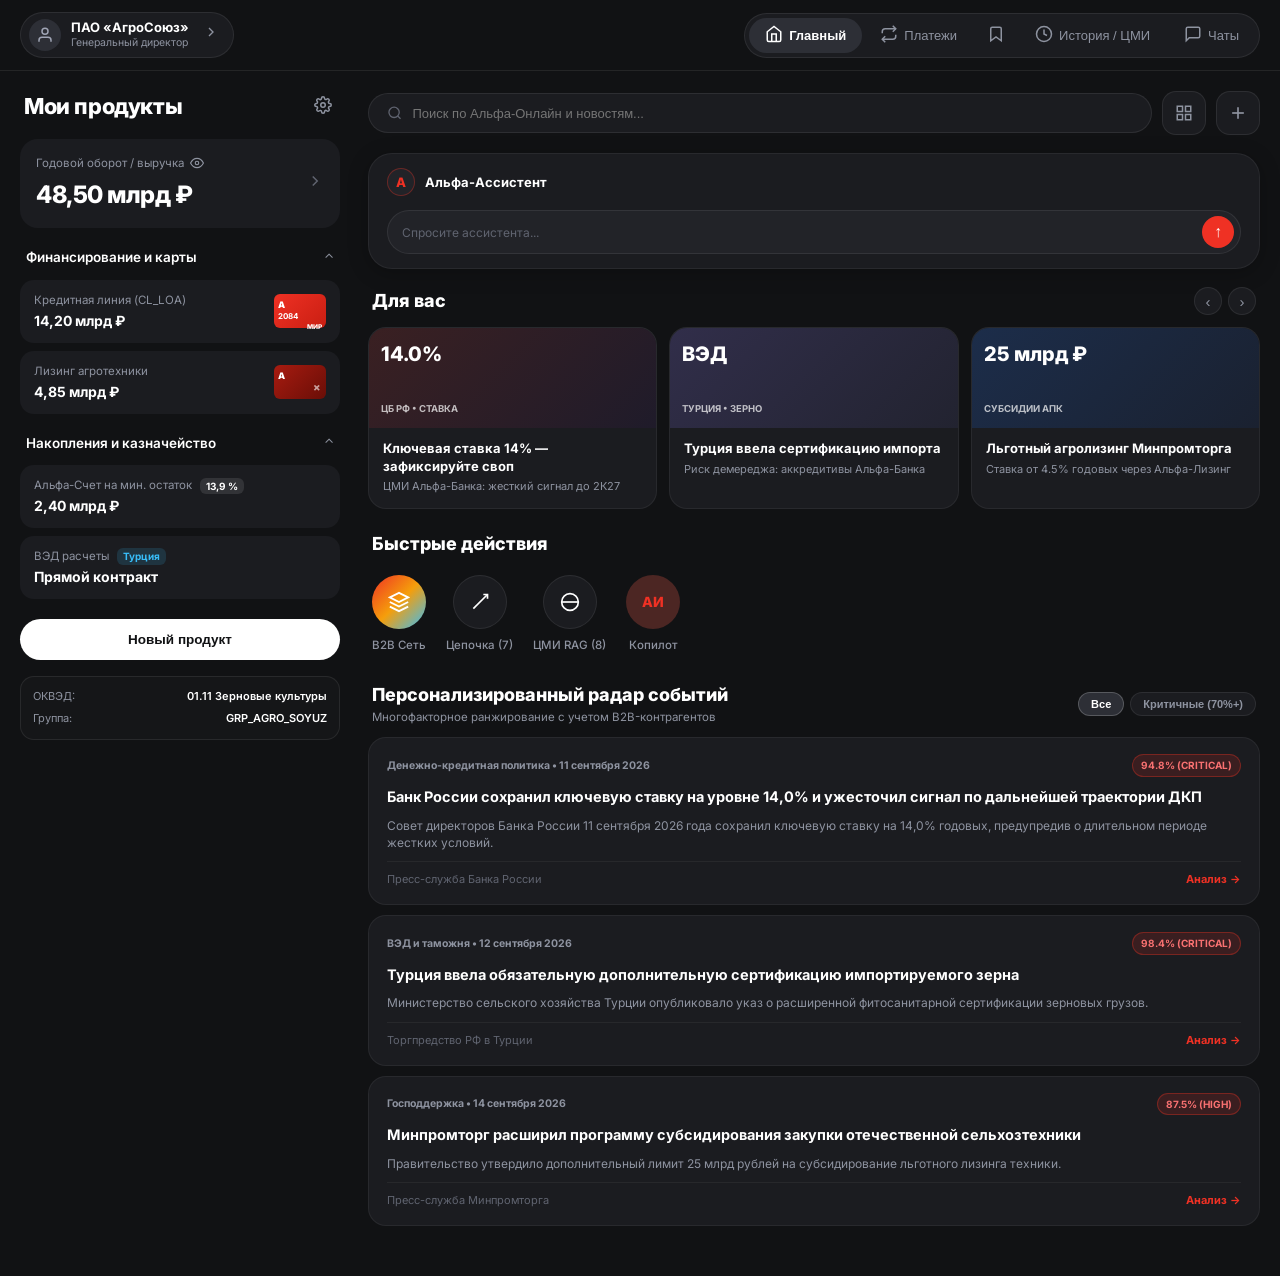
<file: index.html>
<!DOCTYPE html>
<html lang="ru">
<head>
  <meta charset="UTF-8">
  <meta name="viewport" content="width=device-width, initial-scale=1.0, maximum-scale=1.0, user-scalable=no">
  <title>Альфа-Онлайн | Корпоративный радар событий</title>
  <link rel="preconnect" href="https://fonts.googleapis.com">
  <link rel="preconnect" href="https://fonts.gstatic.com" crossorigin>
  <link href="https://fonts.googleapis.com/css2?family=Inter:wght@400;500;600;700;800&display=swap" rel="stylesheet">
  <style>
    :root {
      --alfa-bg: #111214;
      --alfa-surface: #1B1C20;
      --alfa-card: #222328;
      --alfa-card-hover: #2B2C33;
      --alfa-card-light: #2E3038;
      --alfa-red: #EF3124;
      --alfa-red-dark: #C91E12;
      --alfa-red-light: rgba(239, 49, 36, 0.15);
      --alfa-red-border: rgba(239, 49, 36, 0.35);
      --text-white: #FFFFFF;
      --text-gray: #8E93A0;
      --text-dim: #606470;
      --border-subtle: rgba(255, 255, 255, 0.08);
      --border-card: rgba(255, 255, 255, 0.06);
      --radius-pill: 9999px;
      --radius-xl: 24px;
      --radius-lg: 18px;
      --radius-md: 14px;
      --radius-sm: 10px;
      font-family: 'Inter', -apple-system, BlinkMacSystemFont, sans-serif;
    }
    * { box-sizing: border-box; margin: 0; padding: 0; -webkit-font-smoothing: antialiased; }
    body.alfa-app {
      background-color: var(--alfa-bg);
      color: var(--text-white);
      min-height: 100vh;
      line-height: 1.45;
      overflow-x: hidden;
      padding-bottom: 50px;
    }
    .app-top-bar {
      position: sticky; top: 0; z-index: 100;
      background-color: var(--alfa-bg);
      padding: 12px 20px;
      border-bottom: 1px solid var(--border-subtle);
    }
    .top-bar-inner {
      max-width: 1440px; margin: 0 auto;
      display: flex; justify-content: space-between; align-items: center; gap: 14px; flex-wrap: wrap;
    }
    .user-profile-pill {
      display: flex; align-items: center; gap: 10px;
      background-color: var(--alfa-surface);
      border: 1px solid var(--border-subtle);
      border-radius: var(--radius-pill);
      padding: 6px 14px 6px 8px; cursor: pointer; transition: all 0.2s ease;
    }
    .user-profile-pill:hover { background-color: var(--alfa-card); }
    .profile-avatar {
      width: 32px; height: 32px; border-radius: 50%;
      background: #2D2F36; color: #A0A5B5;
      display: flex; align-items: center; justify-content: center;
    }
    .profile-meta { display: flex; flex-direction: column; }
    .company-badge-name { font-size: 13px; font-weight: 700; color: var(--text-white); line-height: 1.2; }
    .company-sub-role { font-size: 10.5px; color: var(--text-gray); }
    .profile-switch-btn { color: var(--text-gray); margin-left: 4px; }
    .app-nav-dock {
      display: flex; align-items: center;
      background-color: var(--alfa-surface);
      border: 1px solid var(--border-subtle);
      border-radius: var(--radius-pill);
      padding: 4px; gap: 2px;
    }
    .dock-tab {
      background: transparent; border: none; border-radius: var(--radius-pill);
      padding: 7px 16px; color: var(--text-gray); font-size: 13px; font-weight: 500;
      display: flex; align-items: center; gap: 6px; cursor: pointer; transition: all 0.2s ease;
      white-space: nowrap;
    }
    .dock-tab:hover { color: var(--text-white); }
    .dock-tab.active { background-color: #2D2F36; color: var(--text-white); font-weight: 600; }
    .dock-tab.dock-heart { padding: 7px 12px; }
    .heart-icon { font-size: 15px; }

    .app-main-layout {
      max-width: 1440px; margin: 20px auto 0; padding: 0 20px;
      display: grid; grid-template-columns: 320px 1fr; gap: 28px;
    }
    @media (max-width: 960px) {
      .app-main-layout { grid-template-columns: 1fr; gap: 20px; }
    }
    .left-sidebar { display: flex; flex-direction: column; gap: 16px; }
    .sidebar-header { display: flex; justify-content: space-between; align-items: center; padding: 0 4px; }
    .sidebar-title { font-size: 22px; font-weight: 800; letter-spacing: -0.4px; color: var(--text-white); }
    .gear-btn { background: transparent; border: none; color: var(--text-gray); cursor: pointer; padding: 4px; }
    .gear-btn:hover { color: var(--text-white); }
    .total-balance-card {
      background-color: var(--alfa-surface); border-radius: var(--radius-lg);
      padding: 16px; position: relative; cursor: pointer; transition: background-color 0.2s ease;
    }
    .total-balance-card:hover { background-color: var(--alfa-card); }
    .balance-sub { font-size: 11.5px; color: var(--text-gray); display: flex; align-items: center; gap: 6px; }
    .balance-value { font-size: 24px; font-weight: 800; color: var(--text-white); margin-top: 6px; letter-spacing: -0.5px; }
    .card-chevron { position: absolute; right: 16px; top: 50%; transform: translateY(-50%); color: var(--text-dim); }
    .product-group { display: flex; flex-direction: column; gap: 8px; }
    .group-header { display: flex; justify-content: space-between; align-items: center; padding: 4px 6px; cursor: pointer; }
    .group-name { font-size: 13.5px; font-weight: 600; color: var(--text-white); }
    .group-arrow { font-size: 13px; color: var(--text-gray); }
    .group-items { display: flex; flex-direction: column; gap: 8px; }
    .product-item {
      background-color: var(--alfa-surface); border-radius: var(--radius-md);
      padding: 12px 14px; display: flex; justify-content: space-between; align-items: center;
      transition: background-color 0.2s ease;
    }
    .product-item:hover { background-color: var(--alfa-card); }
    .item-info { display: flex; flex-direction: column; gap: 2px; }
    .item-name-row { display: flex; align-items: center; gap: 8px; }
    .item-name { font-size: 11.5px; color: var(--text-gray); }
    .item-amount { font-size: 14px; font-weight: 700; color: var(--text-white); }
    .badge-rate { font-size: 10px; font-weight: 700; background-color: rgba(255, 255, 255, 0.1); padding: 1px 6px; border-radius: 6px; }
    .badge-ved { font-size: 10px; font-weight: 700; background-color: rgba(56, 189, 248, 0.15); color: #38BDF8; padding: 1px 6px; border-radius: 6px; }
    .mini-alfa-card {
      width: 52px; height: 34px;
      background: linear-gradient(135deg, #EF3124 0%, #C91E12 100%);
      border-radius: 6px; padding: 4px;
      display: flex; flex-direction: column; justify-content: space-between; position: relative;
    }
    .mini-alfa-card.dark-red { background: linear-gradient(135deg, #A81B10 0%, #690E07 100%); }
    .card-alfa-badge { font-size: 9px; font-weight: 900; color: #FFF; }
    .card-number { font-size: 8px; font-weight: 700; color: #FFF; }
    .card-system { font-size: 6.5px; font-weight: 800; color: #FFF; align-self: flex-end; }
    .card-close { font-size: 11px; font-weight: 800; color: rgba(255, 255, 255, 0.6); position: absolute; right: 5px; bottom: 3px; }
    .btn-new-product {
      background-color: #FFFFFF; color: #111214; border: none; border-radius: var(--radius-pill);
      padding: 13px; font-size: 13.5px; font-weight: 700; text-align: center; cursor: pointer; margin-top: 4px;
    }
    .btn-new-product:hover { opacity: 0.92; }
    .client-mini-spec {
      background-color: rgba(255, 255, 255, 0.02); border: 1px solid var(--border-subtle);
      border-radius: var(--radius-md); padding: 12px; display: flex; flex-direction: column; gap: 6px; font-size: 11px;
    }
    .spec-row { display: flex; justify-content: space-between; color: var(--text-gray); }
    .spec-row strong { color: var(--text-white); font-weight: 600; text-align: right; max-width: 65%; overflow: hidden; text-overflow: ellipsis; white-space: nowrap; }

    .main-content-pane { display: flex; flex-direction: column; gap: 24px; }
    .search-action-bar { display: flex; align-items: center; gap: 10px; }
    .search-input-pill {
      flex-grow: 1; background-color: var(--alfa-surface); border: 1px solid var(--border-subtle);
      border-radius: var(--radius-pill); padding: 11px 18px; display: flex; align-items: center; gap: 10px;
    }
    .search-input-pill input { background: transparent; border: none; outline: none; font-size: 13px; color: var(--text-white); width: 100%; }
    .search-icon { color: var(--text-dim); }
    .action-square-btn {
      width: 44px; height: 44px; border-radius: var(--radius-md); background-color: var(--alfa-surface);
      border: 1px solid var(--border-subtle); color: var(--text-gray); display: flex; align-items: center;
      justify-content: center; cursor: pointer; flex-shrink: 0;
    }
    .action-square-btn:hover { background-color: var(--alfa-card); color: var(--text-white); }
    .section-container { display: flex; flex-direction: column; gap: 12px; }
    .section-header-row { display: flex; justify-content: space-between; align-items: center; padding: 0 4px; }
    .section-heading { font-size: 18px; font-weight: 800; color: var(--text-white); }
    .section-subheading { font-size: 11.5px; color: var(--text-gray); margin-top: 1px; }
    .carousel-nav-arrows { display: flex; gap: 6px; }
    .nav-circle-btn {
      width: 28px; height: 28px; border-radius: 50%; background-color: var(--alfa-surface);
      border: 1px solid var(--border-subtle); color: var(--text-gray); font-size: 15px;
      display: flex; align-items: center; justify-content: center; cursor: pointer;
    }
    .nav-circle-btn:hover { background-color: var(--alfa-card); color: var(--text-white); }

    .stories-carousel {
      display: grid; grid-template-columns: repeat(auto-fit, minmax(220px, 1fr));
      gap: 12px; overflow-x: auto; scroll-behavior: smooth; padding-bottom: 4px;
    }
    .story-card {
      background-color: var(--alfa-surface); border-radius: var(--radius-lg);
      overflow: hidden; display: flex; flex-direction: column; cursor: pointer;
      border: 1px solid var(--border-card); transition: transform 0.2s ease;
    }
    .story-card:hover { transform: translateY(-2px); }
    .story-graphic-top {
      height: 100px; background: linear-gradient(135deg, #3A2022 0%, #1F1B2A 100%);
      padding: 12px; display: flex; flex-direction: column; justify-content: space-between;
    }
    .story-graphic-top.lavender-bg { background: linear-gradient(135deg, #312E4A 0%, #222330 100%); }
    .story-graphic-top.blue-bg { background: linear-gradient(135deg, #1C2D4A 0%, #1A2130 100%); }
    .story-graphic-top.dark-bg { background: linear-gradient(135deg, #2A2520 0%, #1A1C20 100%); }
    .story-big-badge { font-size: 20px; font-weight: 800; color: var(--text-white); }
    .story-sub-tag { font-size: 9.5px; font-weight: 700; color: rgba(255, 255, 255, 0.7); text-transform: uppercase; }
    .story-text-bottom { padding: 12px 14px 14px; display: flex; flex-direction: column; gap: 4px; }
    .story-text-bottom h4 { font-size: 13px; font-weight: 700; color: var(--text-white); line-height: 1.35; }
    .story-text-bottom p { font-size: 11px; color: var(--text-gray); line-height: 1.35; }

    .quick-actions-row { display: flex; align-items: center; gap: 20px; overflow-x: auto; padding: 6px 4px 10px; }
    .quick-action-item { display: flex; flex-direction: column; align-items: center; gap: 8px; cursor: pointer; flex-shrink: 0; }
    .action-circle-icon {
      width: 54px; height: 54px; border-radius: 50%; display: flex; align-items: center; justify-content: center;
      transition: transform 0.2s ease;
    }
    .quick-action-item:hover .action-circle-icon { transform: scale(1.06); }
    .icon-rainbow { background: linear-gradient(135deg, #EF3124 0%, #F59E0B 50%, #38BDF8 100%); color: #FFF; }
    .icon-grey { background-color: var(--alfa-surface); border: 1px solid var(--border-subtle); color: var(--text-white); }
    .icon-avatar { background-color: #2D313D; color: #8E93A0; }
    .icon-initials { background-color: #4C2623; color: #EF3124; font-weight: 800; font-size: 14px; }
    .action-label { font-size: 11.5px; font-weight: 500; color: var(--text-gray); text-align: center; }

    .feed-filter-chips { display: flex; gap: 6px; }
    .chip {
      background-color: var(--alfa-surface); border: 1px solid var(--border-subtle); border-radius: var(--radius-pill);
      padding: 5px 12px; font-size: 11px; font-weight: 600; color: var(--text-gray); cursor: pointer;
    }
    .chip.active { background-color: #2D2F36; color: var(--text-white); border-color: rgba(255, 255, 255, 0.2); }
    .news-feed-list { display: flex; flex-direction: column; gap: 10px; }
    .news-item-card {
      background-color: var(--alfa-surface); border: 1px solid var(--border-card); border-radius: var(--radius-lg);
      padding: 16px 18px; display: flex; flex-direction: column; gap: 10px; cursor: pointer;
      transition: background-color 0.2s ease;
    }
    .news-item-card:hover { background-color: var(--alfa-card); }
    .news-item-top { display: flex; justify-content: space-between; align-items: center; font-size: 10.5px; font-weight: 700; }
    .news-category-tag { color: var(--text-gray); }
    .news-score-badge { padding: 3px 8px; border-radius: var(--radius-pill); font-size: 10px; }
    .score-critical { background-color: var(--alfa-red-light); color: #F87171; border: 1px solid var(--alfa-red-border); }
    .score-high { background-color: rgba(245, 158, 11, 0.15); color: #FBBF24; border: 1px solid rgba(245, 158, 11, 0.3); }
    .news-item-title { font-size: 14.5px; font-weight: 700; color: var(--text-white); line-height: 1.35; }
    .news-item-summary { font-size: 12px; color: var(--text-gray); line-height: 1.45; }
    .news-item-footer { display: flex; justify-content: space-between; align-items: center; border-top: 1px solid rgba(255, 255, 255, 0.05); padding-top: 10px; font-size: 11px; }
    .news-source-label { color: var(--text-dim); }
    .open-insight-link { color: var(--alfa-red); font-weight: 700; }

    .tab-view { display: none; }
    .tab-view.active { display: flex; flex-direction: column; gap: 18px; }
    .sub-view-header h2 { font-size: 20px; font-weight: 800; color: var(--text-white); }
    .sub-view-header p { font-size: 12px; color: var(--text-gray); margin-top: 2px; }

    .graph-card-layout { display: grid; grid-template-columns: 1fr 1fr; gap: 18px; }
    @media (max-width: 900px) { .graph-card-layout { grid-template-columns: 1fr; } }
    .visual-network-box, .counterparty-table-box {
      background-color: var(--alfa-surface); border: 1px solid var(--border-card); border-radius: var(--radius-lg); padding: 18px;
    }
    .box-title { font-size: 13.5px; font-weight: 700; color: var(--text-white); margin-bottom: 12px; }
    .network-svg-wrap { height: 300px; background-color: #0E0F12; border-radius: var(--radius-md); display: flex; align-items: center; justify-content: center; }
    .alfa-data-table { width: 100%; border-collapse: collapse; font-size: 11.5px; }
    .alfa-data-table th { text-align: left; padding: 8px 10px; color: var(--text-dim); font-size: 10px; text-transform: uppercase; border-bottom: 1px solid var(--border-subtle); }
    .alfa-data-table td { padding: 10px; color: var(--text-gray); border-bottom: 1px solid rgba(255, 255, 255, 0.03); }

    .chat-app-box {
      background-color: var(--alfa-surface); border: 1px solid var(--border-card); border-radius: var(--radius-xl); padding: 16px;
      display: flex; flex-direction: column; height: 500px;
    }
    .chat-thread { flex-grow: 1; overflow-y: auto; display: flex; flex-direction: column; gap: 12px; padding: 8px 4px; }
    .chat-msg { display: flex; gap: 10px; max-width: 82%; }
    .chat-msg.user { align-self: flex-end; flex-direction: row-reverse; }
    .msg-avatar { width: 28px; height: 28px; border-radius: 50%; background-color: var(--alfa-red); color: #FFF; font-size: 12px; font-weight: 800; display: flex; align-items: center; justify-content: center; flex-shrink: 0; }
    .chat-msg.user .msg-avatar { background-color: #38BDF8; }
    .msg-bubble { background-color: var(--alfa-card); border-radius: var(--radius-lg); padding: 12px 14px; font-size: 12.5px; color: var(--text-white); }
    .chat-msg.user .msg-bubble { background: linear-gradient(135deg, #EF3124 0%, #C91E12 100%); color: #FFF; }
    .chat-bottom-bar { display: flex; gap: 10px; padding-top: 12px; border-top: 1px solid var(--border-subtle); }
    .chat-bottom-bar input { flex-grow: 1; background-color: var(--alfa-card); border: 1px solid var(--border-subtle); border-radius: var(--radius-pill); padding: 10px 16px; font-size: 12.5px; color: var(--text-white); outline: none; }
    .chat-send-btn { width: 40px; height: 40px; border-radius: 50%; background-color: var(--alfa-red); color: #FFF; border: none; cursor: pointer; }

    /* Modal / Bottom Sheet */
    .sheet-backdrop {
      position: fixed; inset: 0; background-color: rgba(0, 0, 0, 0.75); backdrop-filter: blur(8px);
      z-index: 200; display: flex; align-items: flex-end; justify-content: center;
    }
    .sheet-backdrop.hidden { display: none; }
    .sheet-modal {
      background-color: var(--alfa-surface); border-top: 1px solid rgba(255, 255, 255, 0.15);
      border-radius: 24px 24px 0 0; max-width: 900px; width: 100%; max-height: 90vh; display: flex; flex-direction: column;
      animation: slideUp 0.3s cubic-bezier(0.16, 1, 0.3, 1) forwards;
    }
    @keyframes slideUp { from { transform: translateY(100%); } to { transform: translateY(0); } }
    .sheet-header { padding: 14px 20px; border-bottom: 1px solid var(--border-subtle); }
    .sheet-handle { width: 36px; height: 4px; background-color: rgba(255, 255, 255, 0.2); border-radius: 2px; margin: 0 auto 10px; }
    .sheet-top-row { display: flex; justify-content: space-between; align-items: center; }
    .badge-alfa-tag { font-size: 10px; font-weight: 800; color: var(--alfa-red); }
    .badge-relevance-chip { font-size: 10px; font-weight: 700; background: var(--alfa-red-light); color: #F87171; padding: 2px 8px; border-radius: var(--radius-pill); }
    .sheet-close-btn { background: transparent; border: none; color: var(--text-gray); font-size: 16px; cursor: pointer; }
    .sheet-title { font-size: 16px; font-weight: 800; color: var(--text-white); margin-top: 6px; }
    .sheet-body-content { padding: 16px 20px; overflow-y: auto; display: flex; flex-direction: column; gap: 16px; }
    .grounding-matrix-box, .impact-chain-section { background-color: var(--alfa-card); border-radius: var(--radius-md); padding: 14px; display: flex; flex-direction: column; gap: 10px; }
    .matrix-grid-4 { display: grid; grid-template-columns: repeat(auto-fit, minmax(180px, 1fr)); gap: 10px; }
    .matrix-tile { background-color: rgba(255, 255, 255, 0.03); border: 1px solid var(--border-subtle); border-radius: var(--radius-sm); padding: 10px; display: flex; flex-direction: column; gap: 4px; }
    .matrix-tile.tile-alfa { border-color: var(--alfa-red-border); background-color: var(--alfa-red-light); }
    .matrix-tile.tile-insight { border-color: rgba(16, 185, 129, 0.35); background-color: rgba(16, 185, 129, 0.08); }
    .tile-label { font-size: 9.5px; font-weight: 700; color: var(--text-dim); text-transform: uppercase; }
    .tile-val { font-size: 11.5px; color: var(--text-white); }
    .chain-flow-steps { display: grid; grid-template-columns: repeat(auto-fit, minmax(150px, 1fr)); gap: 8px; }
    .chain-step-chip { background-color: rgba(255, 255, 255, 0.03); border: 1px solid var(--border-subtle); border-radius: var(--radius-sm); padding: 8px; }
    .chip-step-num { font-size: 9px; font-weight: 800; color: var(--alfa-red); }
    .chip-step-title { font-size: 11px; font-weight: 600; color: var(--text-white); }
    .chip-step-metric { font-size: 9.5px; font-weight: 700; color: var(--text-gray); display: flex; justify-content: space-between; margin-top: 4px; }
    .self-check-card { background-color: rgba(16, 185, 129, 0.08); border: 1px solid rgba(16, 185, 129, 0.25); border-radius: var(--radius-md); padding: 12px; display: flex; justify-content: space-between; align-items: center; font-size: 11px; }
    .check-icon { width: 20px; height: 20px; border-radius: 50%; background-color: #10B981; color: #FFF; display: flex; align-items: center; justify-content: center; font-weight: 800; }
    .six-pillars-accordion { display: flex; flex-direction: column; gap: 8px; }
    .pillar-box { background-color: var(--alfa-card); border-radius: var(--radius-md); padding: 12px 14px; }
    .pillar-box-title { font-size: 12.5px; font-weight: 700; color: var(--text-white); margin-bottom: 6px; }
    .pillar-box-text { font-size: 11.5px; color: var(--text-gray); }
    .prod-banner { background-color: var(--alfa-card); border-radius: var(--radius-md); padding: 10px 12px; display: flex; justify-content: space-between; align-items: center; gap: 10px; }
    .prod-banner-title { font-size: 12px; font-weight: 700; color: var(--text-white); }
    .prod-banner-desc { font-size: 10.5px; color: var(--text-gray); }
    .prod-banner-btn { background-color: var(--alfa-red); color: #FFF; border: none; border-radius: var(--radius-pill); padding: 6px 12px; font-size: 11px; font-weight: 700; cursor: pointer; }
    .sheet-footer { padding: 12px 20px; border-top: 1px solid var(--border-subtle); display: flex; justify-content: flex-end; }
    .sheet-dismiss-btn { background-color: var(--alfa-card); color: var(--text-white); border: 1px solid var(--border-subtle); border-radius: var(--radius-pill); padding: 8px 18px; font-size: 12px; font-weight: 600; cursor: pointer; }

    .client-modal-backdrop { position: fixed; inset: 0; background-color: rgba(0, 0, 0, 0.75); z-index: 300; display: flex; align-items: center; justify-content: center; padding: 16px; }
    .client-modal-backdrop.hidden { display: none; }
    .client-modal-card { background-color: var(--alfa-surface); border-radius: var(--radius-xl); max-width: 440px; width: 100%; padding: 20px; display: flex; flex-direction: column; gap: 16px; }
    .modal-header { display: flex; justify-content: space-between; align-items: center; }
    .modal-header h3 { font-size: 16px; font-weight: 800; color: var(--text-white); }
    .modal-close { background: transparent; border: none; color: var(--text-gray); font-size: 16px; cursor: pointer; }
    .alfa-native-select { background-color: var(--alfa-card); border: 1px solid var(--border-subtle); border-radius: var(--radius-sm); padding: 10px 12px; font-size: 12.5px; color: var(--text-white); outline: none; width: 100%; }
    .btn-save-modal { background-color: var(--alfa-red); color: #FFF; border: none; border-radius: var(--radius-pill); padding: 9px 20px; font-size: 13px; font-weight: 700; cursor: pointer; }

    /* ============================================================ */
    /* CHATGPT-STYLE AI ASSISTANT WINDOW (ALFA BANK DARK PALETTE)   */
    /* ============================================================ */
    .chatgpt-box {
      background-color: var(--alfa-surface);
      border: 1px solid var(--border-card);
      border-radius: var(--radius-xl);
      overflow: hidden;
      display: flex;
      flex-direction: column;
      box-shadow: 0 4px 20px rgba(0, 0, 0, 0.25);
      transition: border-color 0.2s ease;
    }
    .chatgpt-box:focus-within {
      border-color: rgba(255, 255, 255, 0.16);
    }
    .chatgpt-header {
      padding: 14px 18px 6px;
      display: flex;
      justify-content: space-between;
      align-items: center;
    }
    .chatgpt-header-left {
      display: flex;
      align-items: center;
      gap: 10px;
    }
    .chatgpt-avatar-badge {
      width: 28px;
      height: 28px;
      border-radius: 50%;
      background-color: var(--alfa-card);
      border: 1px solid rgba(239, 49, 36, 0.35);
      color: var(--alfa-red);
      font-weight: 800;
      font-size: 13px;
      display: flex;
      align-items: center;
      justify-content: center;
    }
    .chatgpt-header-info {
      display: flex;
      flex-direction: column;
      gap: 1px;
    }
    .chatgpt-header-title {
      font-size: 13px;
      font-weight: 700;
      color: var(--text-white);
      display: flex;
      align-items: center;
      gap: 6px;
    }
    .chatgpt-header-model {
      font-size: 10.5px;
      color: var(--text-dim);
      display: flex;
      align-items: center;
      gap: 5px;
    }
    .chatgpt-status-dot {
      width: 6px;
      height: 6px;
      border-radius: 50%;
      background-color: #10B981;
      display: inline-block;
    }
    .chatgpt-header-right {
      display: flex;
      align-items: center;
      gap: 8px;
    }
    .chatgpt-role-badge {
      background-color: var(--alfa-card);
      border: 1px solid var(--border-subtle);
      color: var(--text-gray);
      font-size: 10.5px;
      font-weight: 600;
      padding: 3px 9px;
      border-radius: var(--radius-pill);
    }
    .chatgpt-icon-btn {
      background: transparent;
      border: 1px solid var(--border-subtle);
      color: var(--text-dim);
      width: 26px;
      height: 26px;
      border-radius: 50%;
      display: flex;
      align-items: center;
      justify-content: center;
      cursor: pointer;
      font-size: 13px;
      transition: all 0.15s ease;
    }
    .chatgpt-icon-btn:hover {
      background-color: var(--alfa-card);
      color: var(--text-white);
      border-color: rgba(255, 255, 255, 0.2);
    }
    .chatgpt-thread {
      padding: 16px 18px;
      display: flex;
      flex-direction: column;
      gap: 16px;
      max-height: 480px;
      overflow-y: auto;
      scroll-behavior: smooth;
    }
    .chatgpt-msg {
      display: flex;
      gap: 12px;
      width: 100%;
    }
    .chatgpt-msg.user {
      justify-content: flex-end;
    }
    .chatgpt-user-bubble {
      background-color: #2A2C34;
      border: 1px solid rgba(255, 255, 255, 0.08);
      color: var(--text-white);
      border-radius: 18px 18px 4px 18px;
      padding: 10px 16px;
      font-size: 12.5px;
      line-height: 1.45;
      max-width: 80%;
      word-break: break-word;
    }
    .chatgpt-msg-avatar {
      width: 28px;
      height: 28px;
      border-radius: 50%;
      background-color: var(--alfa-red);
      color: #FFF;
      font-size: 12px;
      font-weight: 800;
      display: flex;
      align-items: center;
      justify-content: center;
      flex-shrink: 0;
      margin-top: 2px;
    }
    .chatgpt-msg-content {
      flex-grow: 1;
      display: flex;
      flex-direction: column;
      gap: 12px;
      font-size: 12.5px;
      line-height: 1.5;
      color: var(--text-white);
      max-width: calc(100% - 40px);
    }
    .chatgpt-msg-text {
      color: var(--text-gray);
      font-size: 12.5px;
      line-height: 1.5;
    }
    .chatgpt-starters-grid {
      display: grid;
      grid-template-columns: repeat(2, 1fr);
      gap: 8px;
      margin-top: 4px;
    }
    @media (max-width: 640px) {
      .chatgpt-starters-grid {
        grid-template-columns: 1fr;
      }
    }
    .chatgpt-starter-card {
      background-color: var(--alfa-card);
      border: 1px solid var(--border-subtle);
      border-radius: var(--radius-md);
      padding: 9px 12px;
      display: flex;
      align-items: center;
      gap: 8px;
      color: var(--text-white);
      font-size: 11.5px;
      font-weight: 600;
      cursor: pointer;
      text-align: left;
      transition: all 0.15s ease;
    }
    .chatgpt-starter-card:hover {
      background-color: #272932;
      border-color: rgba(255, 255, 255, 0.18);
      transform: translateY(-1px);
    }
    .starter-icon {
      font-size: 14px;
      flex-shrink: 0;
    }
    .starter-text {
      flex-grow: 1;
      color: var(--text-gray);
      transition: color 0.15s ease;
    }
    .chatgpt-starter-card:hover .starter-text {
      color: var(--text-white);
    }

    /* 3-Views Breakdown (Clean ChatGPT Quote / Callout style) */
    .chatgpt-view-callouts {
      display: flex;
      flex-direction: column;
      gap: 8px;
    }
    .chatgpt-callout {
      background-color: rgba(255, 255, 255, 0.02);
      border-radius: var(--radius-sm);
      padding: 8px 12px;
      font-size: 12px;
      line-height: 1.45;
    }
    .chatgpt-callout.fact-callout {
      border-left: 3px solid #38BDF8;
    }
    .chatgpt-callout.alfa-callout {
      border-left: 3px solid #EF3124;
      background-color: rgba(239, 49, 36, 0.03);
    }
    .chatgpt-callout.ai-callout {
      border-left: 3px solid #A855F7;
      background-color: rgba(168, 85, 247, 0.03);
    }
    .callout-header {
      font-size: 11px;
      font-weight: 700;
      color: var(--text-white);
      margin-bottom: 3px;
    }
    .callout-text {
      color: var(--text-gray);
      font-size: 12px;
    }

    /* Causal Chain and Evidence Rows in ChatGPT style */
    .chatgpt-chain-row, .chatgpt-evidence-row {
      display: flex;
      align-items: center;
      flex-wrap: wrap;
      gap: 8px;
      font-size: 11px;
      padding: 4px 0;
    }
    .chain-prefix, .evidence-prefix {
      color: var(--text-dim);
      font-weight: 600;
      font-size: 10.5px;
    }
    .chain-flow-pills {
      display: flex;
      align-items: center;
      gap: 5px;
      flex-wrap: wrap;
      font-size: 10.5px;
      color: var(--text-gray);
    }
    .flow-step {
      background-color: var(--alfa-card);
      border: 1px solid var(--border-subtle);
      padding: 2px 7px;
      border-radius: 4px;
      color: var(--text-white);
    }
    .flow-step.warning {
      background-color: rgba(239, 49, 36, 0.12);
      border-color: rgba(239, 49, 36, 0.3);
      color: #FCA5A5;
      font-weight: 600;
    }
    .flow-step.success {
      background-color: rgba(16, 185, 129, 0.12);
      border-color: rgba(16, 185, 129, 0.3);
      color: #6EE7B7;
      font-weight: 600;
    }
    .evidence-pills {
      display: flex;
      gap: 6px;
      flex-wrap: wrap;
    }
    .evidence-pill {
      background-color: var(--alfa-card);
      border: 1px solid var(--border-subtle);
      color: #38BDF8;
      font-size: 10px;
      font-weight: 600;
      padding: 2px 7px;
      border-radius: var(--radius-pill);
      text-decoration: none;
      transition: all 0.15s ease;
    }
    .evidence-pill:hover {
      background-color: rgba(56, 189, 248, 0.15);
      border-color: rgba(56, 189, 248, 0.4);
    }

    /* Actions toolbar under response */
    .chatgpt-msg-actions {
      display: flex;
      align-items: center;
      gap: 8px;
      padding-top: 4px;
    }
    .chatgpt-action-pill {
      background-color: transparent;
      border: 1px solid var(--border-subtle);
      color: var(--text-gray);
      border-radius: var(--radius-pill);
      padding: 4px 10px;
      font-size: 10.5px;
      font-weight: 600;
      cursor: pointer;
      transition: all 0.15s ease;
    }
    .chatgpt-action-pill:hover {
      background-color: var(--alfa-card);
      color: var(--text-white);
      border-color: rgba(255, 255, 255, 0.2);
    }
    .chatgpt-action-icon {
      background: transparent;
      border: 1px solid transparent;
      color: var(--text-dim);
      border-radius: 4px;
      padding: 3px 6px;
      font-size: 12px;
      cursor: pointer;
      transition: all 0.15s ease;
    }
    .chatgpt-action-icon:hover {
      color: var(--text-white);
      background-color: var(--alfa-card);
    }

    /* ChatGPT Bottom Input Area */
    .chatgpt-input-area {
      padding: 8px 18px 14px;
      display: flex;
      flex-direction: column;
      gap: 6px;
    }
    .chatgpt-input-pill {
      background-color: var(--alfa-card);
      border: 1px solid var(--border-subtle);
      border-radius: var(--radius-pill);
      padding: 5px 6px 5px 14px;
      display: flex;
      align-items: center;
      gap: 10px;
      transition: all 0.2s ease;
    }
    .chatgpt-input-pill:focus-within {
      border-color: rgba(255, 255, 255, 0.25);
      background-color: #25272F;
    }
    .chatgpt-input-field {
      flex-grow: 1;
      background: transparent;
      border: none;
      outline: none;
      color: var(--text-white);
      font-size: 12.5px;
      font-family: inherit;
    }
    .chatgpt-input-field::placeholder {
      color: var(--text-dim);
      font-size: 12px;
    }
    .chatgpt-send-btn {
      width: 32px;
      height: 32px;
      border-radius: 50%;
      background-color: var(--alfa-red);
      color: #FFFFFF;
      border: none;
      cursor: pointer;
      display: flex;
      align-items: center;
      justify-content: center;
      font-size: 16px;
      font-weight: 700;
      transition: transform 0.15s ease, background-color 0.15s ease;
      flex-shrink: 0;
    }
    .chatgpt-send-btn:hover {
      background-color: #D3271B;
      transform: scale(1.06);
    }
    .chatgpt-disclaimer {
      font-size: 9.5px;
      color: var(--text-dim);
      text-align: center;
      line-height: 1.3;
    }
  </style>
</head>
<body class="alfa-app">

  <!-- TOP APP BAR (Exact match to reference screenshot) -->
  <header class="app-top-bar">
    <div class="top-bar-inner">
      <div class="user-profile-pill" onclick="toggleModal()">
        <div class="profile-avatar">
          <svg width="18" height="18" viewBox="0 0 24 24" fill="none" stroke="currentColor" stroke-width="2">
            <path d="M20 21v-2a4 4 0 0 0-4-4H8a4 4 0 0 0-4 4v2"></path>
            <circle cx="12" cy="7" r="4"></circle>
          </svg>
        </div>
        <div class="profile-meta">
          <span class="company-badge-name" id="topCompanyName">ПАО «АгроСоюз»</span>
          <span class="company-sub-role" id="topRoleName">Генеральный директор</span>
        </div>
        <div class="profile-switch-btn">
          <svg width="16" height="16" viewBox="0 0 24 24" fill="none" stroke="currentColor" stroke-width="2"><path d="M9 18l6-6-6-6"/></svg>
        </div>
      </div>

      <nav class="app-nav-dock">
        <button class="dock-tab active" onclick="switchTab('main')">
          <span class="dock-icon">
            <svg width="18" height="18" viewBox="0 0 24 24" fill="none" stroke="currentColor" stroke-width="2"><path d="M3 9l9-7 9 7v11a2 2 0 0 1-2 2H5a2 2 0 0 1-2-2z"></path><polyline points="9 22 9 12 15 12 15 22"></polyline></svg>
          </span>
          <span class="dock-label">Главный</span>
        </button>
        <button class="dock-tab" onclick="switchTab('payments')">
          <span class="dock-icon">
            <svg width="18" height="18" viewBox="0 0 24 24" fill="none" stroke="currentColor" stroke-width="2"><polyline points="17 1 21 5 17 9"></polyline><path d="M3 11V9a4 4 0 0 1 4-4h14"></path><polyline points="7 23 3 19 7 15"></polyline><path d="M21 13v2a4 4 0 0 1-4 4H3"></path></svg>
          </span>
          <span class="dock-label">Платежи</span>
        </button>
        <button class="dock-tab dock-heart" onclick="switchTab('favorites')">
          <span class="dock-icon heart-icon">
            <svg width="18" height="18" viewBox="0 0 24 24" fill="none" stroke="currentColor" stroke-width="2"><path d="M19 21l-7-5-7 5V5a2 2 0 0 1 2-2h10a2 2 0 0 1 2 2z"></path></svg>
          </span>
        </button>
        <button class="dock-tab" onclick="switchTab('research')">
          <span class="dock-icon">
            <svg width="18" height="18" viewBox="0 0 24 24" fill="none" stroke="currentColor" stroke-width="2"><circle cx="12" cy="12" r="10"></circle><polyline points="12 6 12 12 16 14"></polyline></svg>
          </span>
          <span class="dock-label">История / ЦМИ</span>
        </button>
        <button class="dock-tab" onclick="switchTab('chat')">
          <span class="dock-icon">
            <svg width="18" height="18" viewBox="0 0 24 24" fill="none" stroke="currentColor" stroke-width="2"><path d="M21 15a2 2 0 0 1-2 2H7l-4 4V5a2 2 0 0 1 2-2h14a2 2 0 0 1 2 2z"></path></svg>
          </span>
          <span class="dock-label">Чаты</span>
        </button>
      </nav>
    </div>
  </header>

  <!-- MAIN TWO-COLUMN CONTAINER -->
  <main class="app-main-layout">
    
    <!-- LEFT SIDEBAR: "Мои продукты" -->
    <aside class="left-sidebar">
      <div class="sidebar-header">
        <h2 class="sidebar-title">Мои продукты</h2>
        <button class="gear-btn" onclick="toggleModal()" title="Настройки профиля">
          <svg width="18" height="18" viewBox="0 0 24 24" fill="none" stroke="currentColor" stroke-width="2">
            <circle cx="12" cy="12" r="3"></circle>
            <path d="M19.4 15a1.65 1.65 0 0 0 .33 1.82l.06.06a2 2 0 0 1 0 2.83 2 2 0 0 1-2.83 0l-.06-.06a1.65 1.65 0 0 0-1.82-.33 1.65 1.65 0 0 0-1 1.51V21a2 2 0 0 1-2 2 2 2 0 0 1-2-2v-.09A1.65 1.65 0 0 0 9 19.4a1.65 1.65 0 0 0-1.82.33l-.06.06a2 2 0 0 1-2.83 0 2 2 0 0 1 0-2.83l.06-.06a1.65 1.65 0 0 0 .33-1.82 1.65 1.65 0 0 0-1.51-1H3a2 2 0 0 1-2-2 2 2 0 0 1 2-2h.09A1.65 1.65 0 0 0 4.6 9a1.65 1.65 0 0 0-.33-1.82l-.06-.06a2 2 0 0 1 0-2.83 2 2 0 0 1 2.83 0l.06.06a1.65 1.65 0 0 0 1.82.33H9a1.65 1.65 0 0 0 1-1.51V3a2 2 0 0 1 2-2 2 2 0 0 1 2 2v.09a1.65 1.65 0 0 0 1 1.51 1.65 1.65 0 0 0 1.82-.33l.06-.06a2 2 0 0 1 2.83 0 2 2 0 0 1 0 2.83l-.06.06a1.65 1.65 0 0 0-.33 1.82V9a1.65 1.65 0 0 0 1.51 1H21a2 2 0 0 1 2 2 2 2 0 0 1-2 2h-.09a1.65 1.65 0 0 0-1.51 1z"></path>
          </svg>
        </button>
      </div>

      <div class="product-card total-balance-card" onclick="switchTab('payments')">
        <div class="balance-sub">
          <span>Годовой оборот / выручка</span>
          <svg width="14" height="14" viewBox="0 0 24 24" fill="none" stroke="currentColor" stroke-width="2"><path d="M1 12s4-8 11-8 11 8 11 8-4 8-11 8-11-8-11-8z"></path><circle cx="12" cy="12" r="3"></circle></svg>
        </div>
        <div class="balance-value" id="dispRevenueVal">48,50 млрд ₽</div>
        <div class="card-chevron"><svg width="18" height="18" viewBox="0 0 24 24" fill="none" stroke="currentColor" stroke-width="2"><path d="M9 18l6-6-6-6"/></svg></div>
      </div>

      <div class="product-group">
        <div class="group-header">
          <span class="group-name">Финансирование и карты</span>
          <span class="group-arrow">⌃</span>
        </div>
        <div class="group-items">
          <div class="product-item">
            <div class="item-info">
              <span class="item-name">Кредитная линия (CL_LOA)</span>
              <span class="item-amount" id="dispLoanVal">14,20 млрд ₽</span>
            </div>
            <div class="mini-alfa-card">
              <div class="card-alfa-badge">А</div>
              <span class="card-number">2084</span>
              <span class="card-system">МИР</span>
            </div>
          </div>
          <div class="product-item">
            <div class="item-info">
              <span class="item-name">Лизинг агротехники</span>
              <span class="item-amount">4,85 млрд ₽</span>
            </div>
            <div class="mini-alfa-card dark-red">
              <div class="card-alfa-badge">А</div>
              <span class="card-close">&times;</span>
            </div>
          </div>
        </div>
      </div>

      <div class="product-group">
        <div class="group-header">
          <span class="group-name">Накопления и казначейство</span>
          <span class="group-arrow">⌃</span>
        </div>
        <div class="group-items">
          <div class="product-item">
            <div class="item-info">
              <div class="item-name-row">
                <span class="item-name">Альфа-Счет на мин. остаток</span>
                <span class="badge-rate">13,9 %</span>
              </div>
              <span class="item-amount">2,40 млрд ₽</span>
            </div>
          </div>
          <div class="product-item">
            <div class="item-info">
              <div class="item-name-row">
                <span class="item-name">ВЭД расчеты</span>
                <span class="badge-ved">Турция</span>
              </div>
              <span class="item-amount">Прямой контракт</span>
            </div>
          </div>
        </div>
      </div>

      <button class="btn-new-product" onclick="alert('Заявка на подключение корпоративного продукта направлена персональному менеджеру')">
        Новый продукт
      </button>

      <div class="client-mini-spec">
        <div class="spec-row">
          <span>ОКВЭД:</span>
          <strong>01.11 Зерновые культуры</strong>
        </div>
        <div class="spec-row">
          <span>Группа:</span>
          <strong>GRP_AGRO_SOYUZ</strong>
        </div>
      </div>
    </aside>

    <!-- RIGHT MAIN CONTENT -->
    <section class="main-content-pane">
      
      <!-- TAB: ГЛАВНЫЙ -->
      <div class="tab-view active" id="view-main">
        
        <!-- Search Bar with QR & Plus -->
        <div class="search-action-bar">
          <div class="search-input-pill">
            <svg class="search-icon" width="16" height="16" viewBox="0 0 24 24" fill="none" stroke="currentColor" stroke-width="2">
              <circle cx="11" cy="11" r="8"></circle><line x1="21" y1="21" x2="16.65" y2="16.65"></line>
            </svg>
            <input type="text" placeholder="Поиск по Альфа-Онлайн и новостям..." oninput="filterSearch(this.value)" />
          </div>
          <button class="action-square-btn" title="QR-код" onclick="alert('Сканирование платежного поручения B2B')">
            <svg width="18" height="18" viewBox="0 0 24 24" fill="none" stroke="currentColor" stroke-width="2">
              <rect x="3" y="3" width="7" height="7"></rect><rect x="14" y="3" width="7" height="7"></rect>
              <rect x="14" y="14" width="7" height="7"></rect><rect x="3" y="14" width="7" height="7"></rect>
            </svg>
          </button>
          <button class="action-square-btn" title="Создать" onclick="alert('Создание заявки на продукт')">
            <svg width="20" height="20" viewBox="0 0 24 24" fill="none" stroke="currentColor" stroke-width="2">
              <line x1="12" y1="5" x2="12" y2="19"></line><line x1="5" y1="12" x2="19" y2="12"></line>
            </svg>
          </button>
        </div>

        <!-- ============================================================ -->
        <!-- CHATGPT-STYLE AI ASSISTANT WINDOW (ALFA BANK DARK PALETTE)   -->
        <!-- ============================================================ -->
        <div class="chatgpt-box" id="executiveAiHubCard">
          <!-- Minimalist Header: Only Альфа-Ассистент -->
          <div class="chatgpt-header">
            <div class="chatgpt-header-left">
              <div class="chatgpt-avatar-badge">А</div>
              <div class="chatgpt-header-title">Альфа-Ассистент</div>
            </div>
          </div>

          <!-- Messages Thread (Initially hidden, revealed on query) -->
          <div class="chatgpt-thread" id="chatgptThread" style="display: none;">
            <div id="chatgptHistoryContainer"></div>

            <div class="chatgpt-msg ai" id="chatgptActiveResponseMsg" style="display: none;">
              <div class="chatgpt-msg-avatar">А</div>
              <div class="chatgpt-msg-content">
                <!-- 3-Views Breakdown (FACT / ALFA VIEW / AI VIEW) -->
                <div class="chatgpt-view-callouts">
                  <div class="chatgpt-callout fact-callout">
                    <div class="callout-header">Что известно фактически (FACT)</div>
                    <div class="callout-text" id="hubFactText"></div>
                  </div>
                  <div class="chatgpt-callout alfa-callout">
                    <div class="callout-header">Экспертиза ЦМИ Альфа-Банка (ALFA VIEW)</div>
                    <div class="callout-text" id="hubAlfaText"></div>
                  </div>
                  <div class="chatgpt-callout ai-callout">
                    <div class="callout-header">Персонализированный вывод (AI VIEW)</div>
                    <div class="callout-text" id="hubAiText"></div>
                  </div>
                </div>

                <!-- Impact Chain Summary -->
                <div class="chatgpt-chain-row" id="hubChainRow" style="display: none;">
                  <span class="chain-prefix">Каузальная цепочка:</span>
                  <div class="chain-flow-pills" id="hubChainFlow"></div>
                </div>

                <!-- Evidence / Source Tracing -->
                <div class="chatgpt-evidence-row" id="hubEvidenceRow" style="display: none;">
                  <span class="evidence-prefix">Основания вывода:</span>
                  <div class="evidence-pills" id="hubEvidencePills"></div>
                </div>

                <!-- Action Toolbar -->
                <div class="chatgpt-msg-actions">
                  <button class="chatgpt-action-pill" onclick="app.copyToAlco()">В протокол ALCO</button>
                  <button class="chatgpt-action-icon" onclick="app.sendFeedback('thumbs_up', 'HUB_LAST')" title="Полезно">
                    <svg width="14" height="14" viewBox="0 0 24 24" fill="none" stroke="currentColor" stroke-width="2"><path d="M14 9V5a3 3 0 0 0-3-3l-4 9v11h11.28a2 2 0 0 0 2-1.7l1.38-9a2 2 0 0 0-2-2.3zM7 22H4a2 2 0 0 1-2-2v-7a2 2 0 0 1 2-2h3"></path></svg>
                  </button>
                  <button class="chatgpt-action-icon" onclick="app.sendFeedback('thumbs_down', 'HUB_LAST')" title="Нерелевантно">
                    <svg width="14" height="14" viewBox="0 0 24 24" fill="none" stroke="currentColor" stroke-width="2"><path d="M10 15v4a3 3 0 0 0 3 3l4-9V2H5.72a2 2 0 0 0-2 1.7l-1.38 9a2 2 0 0 0 2 2.3zm7-13h3a2 2 0 0 1 2 2v7a2 2 0 0 1-2 2h-3"></path></svg>
                  </button>
                </div>
              </div>
            </div>
          </div>

          <!-- Bottom Prompt Bar -->
          <div class="chatgpt-input-area">
            <div class="chatgpt-input-pill">
              <input
                type="text"
                id="aiHubInput"
                class="chatgpt-input-field"
                placeholder="Спросите ассистента..."
                onkeydown="if(event.key==='Enter') app.handleHubSubmit()"
              />
              <button class="chatgpt-send-btn" id="aiHubSendBtn" onclick="app.handleHubSubmit()" title="Отправить">
                ↑
              </button>
            </div>
          </div>
        </div>

        <!-- "Для вас" (Stories from screenshot) -->

        <div class="section-container">
          <div class="section-header-row">
            <h3 class="section-heading">Для вас</h3>
            <div class="carousel-nav-arrows">
              <button class="nav-circle-btn">‹</button>
              <button class="nav-circle-btn">›</button>
            </div>
          </div>

          <div class="stories-carousel">
            <div class="story-card" onclick="openInsightModal(0)">
              <div class="story-graphic-top">
                <span class="story-big-badge">14.0%</span>
                <span class="story-sub-tag">ЦБ РФ • Ставка</span>
              </div>
              <div class="story-text-bottom">
                <h4>Ключевая ставка 14% — зафиксируйте своп</h4>
                <p>ЦМИ Альфа-Банка: жесткий сигнал до 2К27</p>
              </div>
            </div>

            <div class="story-card" onclick="openInsightModal(1)">
              <div class="story-graphic-top lavender-bg">
                <span class="story-big-badge">ВЭД</span>
                <span class="story-sub-tag">Турция • Зерно</span>
              </div>
              <div class="story-text-bottom">
                <h4>Турция ввела сертификацию импорта</h4>
                <p>Риск демереджа: аккредитивы Альфа-Банка</p>
              </div>
            </div>

            <div class="story-card" onclick="openInsightModal(2)">
              <div class="story-graphic-top blue-bg">
                <span class="story-big-badge">25 млрд ₽</span>
                <span class="story-sub-tag">Субсидии АПК</span>
              </div>
              <div class="story-text-bottom">
                <h4>Льготный агролизинг Минпромторга</h4>
                <p>Ставка от 4.5% годовых через Альфа-Лизинг</p>
              </div>
            </div>
          </div>
        </div>

        <!-- "Быстрые переводы" / Действия -->
        <div class="section-container">
          <div class="section-header-row">
            <h3 class="section-heading">Быстрые действия</h3>
          </div>
          <div class="quick-actions-row">
            <div class="quick-action-item" onclick="switchTab('payments')">
              <div class="action-circle-icon icon-rainbow">
                <svg width="22" height="22" viewBox="0 0 24 24" fill="none" stroke="currentColor" stroke-width="2">
                  <polygon points="12 2 2 7 12 12 22 7 12 2"></polygon>
                  <polyline points="2 17 12 22 22 17"></polyline>
                  <polyline points="2 12 12 17 22 12"></polyline>
                </svg>
              </div>
              <span class="action-label">B2B Сеть</span>
            </div>
            <div class="quick-action-item" onclick="openInsightModal(0)">
              <div class="action-circle-icon icon-grey">
                <svg width="20" height="20" viewBox="0 0 24 24" fill="none" stroke="currentColor" stroke-width="2">
                  <polyline points="16 3 21 3 21 8"></polyline><line x1="4" y1="20" x2="21" y2="3"></line>
                </svg>
              </div>
              <span class="action-label">Цепочка (7)</span>
            </div>
            <div class="quick-action-item" onclick="switchTab('research')">
              <div class="action-circle-icon icon-grey">
                <svg width="20" height="20" viewBox="0 0 24 24" fill="none" stroke="currentColor" stroke-width="2">
                  <circle cx="12" cy="12" r="10"></circle><line x1="2" y1="12" x2="22" y2="12"></line>
                </svg>
              </div>
              <span class="action-label">ЦМИ RAG (8)</span>
            </div>
            <div class="quick-action-item" onclick="switchTab('chat')">
              <div class="action-circle-icon icon-initials">
                <span>АИ</span>
              </div>
              <span class="action-label">Копилот</span>
            </div>
          </div>
        </div>

        <!-- News Feed List -->
        <div class="section-container">
          <div class="section-header-row">
            <div>
              <h3 class="section-heading">Персонализированный радар событий</h3>
              <p class="section-subheading">Многофакторное ранжирование с учетом B2B-контрагентов</p>
            </div>
            <div class="feed-filter-chips">
              <button class="chip active">Все</button>
              <button class="chip">Критичные (70%+)</button>
            </div>
          </div>

          <div class="news-feed-list" id="newsFeedList">
            <!-- Cards injected via JS -->
          </div>
        </div>

      </div>

      <!-- TAB: ПЛАТЕЖИ -->
      <div class="tab-view" id="view-payments">
        <div class="sub-view-header">
          <h2>Расчетная B2B-сеть холдинга (df_Uid_payment_hack)</h2>
          <p>Взаимосвязанные контрагенты и оценка передачи макрошоков</p>
        </div>
        <div class="graph-card-layout">
          <div class="visual-network-box">
            <div class="box-title">Топология расчетной сети</div>
            <div class="network-svg-wrap" id="graphContainer">
              <!-- SVG injected via JS -->
            </div>
          </div>
          <div class="counterparty-table-box">
            <div class="box-title">Реестр контрагентов</div>
            <table class="alfa-data-table">
              <thead>
                <tr>
                  <th>Контрагент</th>
                  <th>Тип</th>
                  <th>Сумма</th>
                  <th>Доля</th>
                  <th>Риск</th>
                </tr>
              </thead>
              <tbody id="counterpartyRows">
                <!-- Rows injected via JS -->
              </tbody>
            </table>
          </div>
        </div>
      </div>

      <!-- TAB: ИЗБРАННОЕ -->
      <div class="tab-view" id="view-favorites">
        <div class="sub-view-header">
          <h2>Избранные бизнес-события</h2>
          <p>Критичные решения Совета директоров и Казначейства</p>
        </div>
        <div class="news-feed-list" id="favFeedList"></div>
      </div>

      <!-- TAB: ИСТОРИЯ / ЦМИ -->
      <div class="tab-view" id="view-research">
        <div class="sub-view-header">
          <h2>Исследования Центра макроэкономических исследований Альфа-Банка</h2>
          <p>Официальные аналитические обзоры и база знаний для RAG</p>
        </div>
        <div class="news-feed-list" id="researchFeedList"></div>
      </div>

      <!-- TAB: ЧАТЫ -->
      <div class="tab-view" id="view-chat">
        <div class="sub-view-header">
          <h2>Диалог с Альфа-Аналитиком (Executive Copilot)</h2>
          <p>Персональный аналитический ассистент по крупному бизнесу</p>
        </div>
        <div class="chat-app-box">
          <div class="chat-thread" id="chatThread">
            <div class="chat-msg ai">
              <div class="msg-avatar">А</div>
              <div class="msg-bubble">Здравствуйте! Задайте любой вопрос по влиянию ставки ЦБ, логистическим тарифам или финансовым инструментам Альфа-Банка.</div>
            </div>
          </div>
          <div class="chat-bottom-bar">
            <input type="text" id="chatInput" placeholder="Задайте вопрос аналитику..." onkeydown="if(event.key==='Enter')sendChat()" />
            <button class="chat-send-btn" onclick="sendChat()">&rarr;</button>
          </div>
        </div>
      </div>

    </section>
  </main>

  <!-- NATIVE DETAIL MODAL SHEET -->
  <div class="sheet-backdrop hidden" id="sheetBackdrop" onclick="if(event.target===this)closeModal()">
    <div class="sheet-modal">
      <div class="sheet-header">
        <div class="sheet-handle"></div>
        <div class="sheet-top-row">
          <div style="display:flex; gap:8px; align-items:center;">
            <span class="badge-alfa-tag">АО «АЛЬФА-БАНК» | ИНСАЙТ</span>
            <span class="badge-relevance-chip" id="modalScoreBadge">CRITICAL 94.8%</span>
          </div>
          <button class="sheet-close-btn" onclick="closeModal()">&times;</button>
        </div>
        <h2 class="sheet-title" id="modalTitle">Заголовок события</h2>
      </div>

      <div class="sheet-body-content">
        <!-- RAG GROUNDING MATRIX (ITEM 8) -->
        <div class="grounding-matrix-box">
          <div class="box-caption">
            <strong>RAG Grounding Matrix: [ФАКТ] + [ЦМИ АЛЬФА] + [ПРОФИЛЬ] &rarr; [ИНСАЙТ]</strong>
          </div>
          <div class="matrix-grid-4">
            <div class="matrix-tile">
              <span class="tile-label">1. Первичный факт</span>
              <p class="tile-val" id="modalFact">Решение Банка России</p>
            </div>
            <div class="matrix-tile tile-alfa">
              <span class="tile-label">2. Исследование Альфы</span>
              <p class="tile-val" id="modalResearch">Позиция ЦМИ Альфа-Банка</p>
            </div>
            <div class="matrix-tile">
              <span class="tile-label">3. Особенности клиента</span>
              <p class="tile-val" id="modalCompany">Выручка 48.5 млрд ₽, долг активен</p>
            </div>
            <div class="matrix-tile tile-insight">
              <span class="tile-label">4. Персональный вывод</span>
              <p class="tile-val" id="modalInsight">Рефинансирование и своп</p>
            </div>
          </div>
        </div>

        <!-- IMPACT CHAIN (ITEM 7) -->
        <div class="impact-chain-section">
          <div class="impact-chain-header">
            <strong>Пошаговая цепочка влияния (Impact Chain)</strong>
            <div class="chain-meta-pills">
              <span class="pill-strength" id="modalStrength">Сила: CRITICAL</span>
              <span class="pill-horizon" id="modalHorizon">Горизонт: 3-12 мес</span>
            </div>
          </div>
          <div class="chain-flow-steps" id="modalChainSteps"></div>
        </div>

        <!-- SELF CHECK (ITEM 12) -->
        <div class="self-check-card">
          <div style="display:flex; align-items:center; gap:8px;">
            <span class="check-icon">✓</span>
            <div>
              <strong style="color:#34D399;">Critic Self-Check 5/5:</strong>
              <span>Все утверждения подтверждены • Источник проверен • Противоречий нет • Позиция Альфы отделена</span>
            </div>
          </div>
          <span class="pill-novelty">Новизна: 96.5%</span>
        </div>

        <!-- 6 PILLARS -->
        <div class="six-pillars-accordion" id="modalPillars"></div>

        <!-- PRODUCTS -->
        <div class="recommended-products-block">
          <h4 style="font-size:12px; font-weight:700;">Рекомендованные продукты Альфа-Банка:</h4>
          <div class="products-grid-list" id="modalProducts"></div>
        </div>
      </div>

      <div class="sheet-footer">
        <button class="sheet-dismiss-btn" onclick="closeModal()">Закрыть</button>
      </div>
    </div>
  </div>

  <!-- CLIENT SWITCHER MODAL -->
  <div class="client-modal-backdrop hidden" id="clientModal" onclick="if(event.target===this)toggleModal()">
    <div class="client-modal-card">
      <div class="modal-header">
        <h3>Выбор корпоративного клиента</h3>
        <button class="modal-close" onclick="toggleModal()">&times;</button>
      </div>
      <div style="display:flex; flex-direction:column; gap:12px;">
        <div>
          <label style="font-size:11px; color:#8E93A0;">Клиент (>15 млрд ₽):</label>
          <select id="selectClient" class="alfa-native-select" onchange="switchClient(this.value)">
            <option value="AGRO">U_AGRO_001 | ПАО «АгроСоюз» (48.5 млрд ₽, Турция)</option>
            <option value="METALL">U_METALL_002 | ПАО «УралМеталл» (135.0 млрд ₽, Китай)</option>
            <option value="RETAIL">U_RETAIL_003 | ООО «РусРитейл» (92.0 млрд ₽, Ритейл)</option>
          </select>
        </div>
        <div>
          <label style="font-size:11px; color:#8E93A0;">Роль ЛПР:</label>
          <select id="selectRole" class="alfa-native-select" onchange="switchRole(this.value)">
            <option value="Генеральный директор" selected>Генеральный директор</option>
            <option value="Финансовый директор (CFO)">Финансовый директор (CFO)</option>
            <option value="Руководитель казначейства">Руководитель казначейства</option>
          </select>
        </div>
      </div>
      <div style="display:flex; justify-content:flex-end; margin-top:8px;">
        <button class="btn-save-modal" onclick="toggleModal()">Применить</button>
      </div>
    </div>
  </div>

  <script>
    const mockData = {
      clients: {
        AGRO: {
          id: "U_AGRO_001",
          name: "ПАО «АгроСоюз»",
          revenue: "48,50 млрд ₽",
          loan: "14,20 млрд ₽",
          okved: "01.11 Зерновые культуры",
          group: "GRP_AGRO_SOYUZ",
          counterparties: [
            { name: "АО «ХимСнаб Удобрения»", type: "Поставщик", amount: "4.25 млрд ₽", share: "8.8%", risk: "HIGH" },
            { name: "ООО «РусРитейл»", type: "Покупатель", amount: "11.80 млрд ₽", share: "24.3%", risk: "HIGH" },
            { name: "АО «ТрансЕвразия Логистик»", type: "Транспорт", amount: "1.65 млрд ₽", share: "3.4%", risk: "MEDIUM" }
          ]
        },
        METALL: {
          id: "U_METALL_002",
          name: "ПАО «УралМеталл»",
          revenue: "135,00 млрд ₽",
          loan: "38,40 млрд ₽",
          okved: "24.10 Производство стали",
          group: "GRP_URALS_METALL",
          counterparties: [
            { name: "АО «АгроМаш Завод»", type: "Покупатель", amount: "3.10 млрд ₽", share: "2.3%", risk: "LOW" },
            { name: "АО «ТрансЕвразия Логистик»", type: "Транспорт", amount: "5.40 млрд ₽", share: "4.0%", risk: "MEDIUM" }
          ]
        },
        RETAIL: {
          id: "U_RETAIL_003",
          name: "ООО «РусРитейл»",
          revenue: "92,00 млрд ₽",
          loan: "26,10 млрд ₽",
          okved: "47.11 Розничные сети",
          group: "GRP_RUS_RETAIL",
          counterparties: [
            { name: "ПАО «АгроСоюз»", type: "Поставщик", amount: "11.80 млрд ₽", share: "12.8%", risk: "CRITICAL" }
          ]
        }
      },
      news: [
        {
          id: "NEWS-001",
          title: "Банк России сохранил ключевую ставку на уровне 14,0% и ужесточил сигнал по дальнейшей траектории ДКП",
          summary: "Совет директоров Банка России 11 сентября 2026 года сохранил ключевую ставку на 14,0% годовых, предупредив о длительном периоде жестких условий.",
          source: "Пресс-служба Банка России",
          date: "11 сентября 2026",
          category: "Денежно-кредитная политика",
          score: "94.8%",
          priority: "CRITICAL",
          strength: "CRITICAL",
          horizon: "3-12 мес",
          steps: [
            { title: "Ставка ЦБ 14% + сигнал", metric: "LIQUIDITY", dir: "↔" },
            { title: "Рост стоимости фондирования", metric: "MARGIN", dir: "↓" },
            { title: "Заморозка инвестпрограмм", metric: "CAPEX", dir: "↓" },
            { title: "Сжатие операционной маржи", metric: "MARGIN", dir: "↓" },
            { title: "Овернайт казначейства Альфы", metric: "LIQUIDITY", dir: "↑" }
          ],
          grounding: {
            fact: "Банк России сохранил ставку на 14.0% и ужесточил сигнал.",
            research: "ЦМИ Альфа-Банка: Пауза завершена, смягчения ранее 2К27 ожидать не следует.",
            company: "ПАО «АгроСоюз» обслуживает портфель с плавающей ставкой.",
            insight: "Необходимость фиксации ставок через процентный своп (IRS) Альфа-Банка."
          },
          products: [
            { name: "Процентный своп (IRS) Альфа-Банка", benefit: "Фиксация процентной ставки по кредитам" },
            { name: "Овернайт-депозиты (доходность 13.9%)", benefit: "Управление операционными остатками" }
          ]
        },
        {
          id: "NEWS-002",
          title: "Турция ввела обязательную дополнительную сертификацию импортируемого зерна",
          summary: "Министерство сельского хозяйства Турции опубликовало указ о расширенной фитосанитарной сертификации зерновых грузов.",
          source: "Торгпредство РФ в Турции",
          date: "12 сентября 2026",
          category: "ВЭД и таможня",
          score: "98.4%",
          priority: "CRITICAL",
          strength: "CRITICAL",
          horizon: "0-3 мес",
          steps: [
            { title: "Сертификация в портах Турции", metric: "SUPPLY", dir: "↓" },
            { title: "Задержка судов на 8-12 дней", metric: "SUPPLY", dir: "↓" },
            { title: "Кассовый разрыв по выручке", metric: "LIQUIDITY", dir: "↓" },
            { title: "Рост издержек демереджа", metric: "MARGIN", dir: "↓" },
            { title: "Предэкспортный факторинг Альфы", metric: "LIQUIDITY", dir: "↑" }
          ],
          grounding: {
            fact: "Указ Минсельхоза Турции о дополнительной сертификации зерна.",
            research: "Аналитики Альфа-Банка: Рост простоев в портах Мерсин и Самсун до 10-14 дней.",
            company: "ПАО «АгроСоюз» поставляет в Турцию 32% экспортного зерна.",
            insight: "Использование международных аккредитивов и покрытие кассового разрыва."
          },
          products: [
            { name: "Международный аккредитив ВЭД", benefit: "Безопасные расчеты с турецкими покупателями" },
            { name: "Предэкспортное финансирование", benefit: "Покрытие кассовых разрывов при задержке судов" }
          ]
        },
        {
          id: "NEWS-003",
          title: "Минпромторг расширил программу субсидирования закупки отечественной сельхозтехники",
          summary: "Правительство утвердило дополнительный лимит 25 млрд рублей на субсидирование льготного лизинга техники.",
          source: "Пресс-служба Минпромторга",
          date: "14 сентября 2026",
          category: "Господдержка",
          score: "87.5%",
          priority: "HIGH",
          strength: "HIGH",
          horizon: "3-12 мес",
          steps: [
            { title: "Лимит субсидий 25 млрд ₽", metric: "CAPEX", dir: "↑" },
            { title: "Обновление комбайнового парка", metric: "CAPEX", dir: "↑" },
            { title: "Снижение издержек на сервис", metric: "MARGIN", dir: "↑" },
            { title: "Рост валового сбора зерна", metric: "REVENUE", dir: "↑" }
          ],
          grounding: {
            fact: "Минпромторг расширил лимит агролизинга на 25 млрд рублей.",
            research: "ЦМИ Альфа-Банка: Ставка лизинга 4.5-5.5% выгоднее рыночной ставки 17-18%.",
            company: "ПАО «АгроСоюз» имеет активный портфель лизинга техники.",
            insight: "Подача заявки в Альфа-Лизинг до исчерпания господдержки."
          },
          products: [
            { name: "Альфа-Лизинг с субсидией Минпромторга", benefit: "Ставка от 4.5% на комбайны и тракторы" }
          ]
        }
      ]
    };

    let activeClientKey = "AGRO";

    function renderAll() {
      const client = mockData.clients[activeClientKey];
      document.getElementById("topCompanyName").textContent = client.name;
      document.getElementById("dispRevenueVal").textContent = client.revenue;
      document.getElementById("dispLoanVal").textContent = client.loan;

      // News feed
      const list = document.getElementById("newsFeedList");
      list.innerHTML = mockData.news.map((n, idx) => `
        <div class="news-item-card" onclick="openInsightModal(${idx})">
          <div class="news-item-top">
            <span class="news-category-tag">${n.category} • ${n.date}</span>
            <div style="display:flex; gap:6px;">
              <span class="news-score-badge score-critical">${n.score} (${n.priority})</span>
            </div>
          </div>
          <h4 class="news-item-title">${n.title}</h4>
          <p class="news-item-summary">${n.summary}</p>
          <div class="news-item-footer">
            <span class="news-source-label">${n.source}</span>
            <span class="open-insight-link">Анализ &rarr;</span>
          </div>
        </div>
      `).join("");

      // Favorites
      document.getElementById("favFeedList").innerHTML = list.innerHTML;

      // Research
      document.getElementById("researchFeedList").innerHTML = `
        <div class="news-item-card">
          <div class="news-item-top">
            <span class="news-category-tag">ЦМИ АЛЬФА-БАНКА • 11.09.2026</span>
          </div>
          <h4 class="news-item-title">Ключевая ставка ЦБ РФ: пауза завершена, жесткая траектория до 2027 г.</h4>
          <p class="news-item-summary">Аналитики Альфа-Банка прогнозируют среднюю ставку 13.8% на горизонте 12 месяцев. Рекомендуем долгосрочную фиксацию процентных условий.</p>
        </div>
      `;

      // Counterparties
      document.getElementById("counterpartyRows").innerHTML = client.counterparties.map(c => `
        <tr>
          <td><strong>${c.name}</strong></td>
          <td>${c.type}</td>
          <td>${c.amount}</td>
          <td>${c.share}</td>
          <td style="color:${c.risk==='CRITICAL'||c.risk==='HIGH'?'#EF3124':'#F59E0B'}; font-weight:700;">${c.risk}</td>
        </tr>
      `).join("");

      // SVG graph
      document.getElementById("graphContainer").innerHTML = `
        <svg viewBox="0 0 400 240" style="width:100%; height:100%;">
          <line x1="200" y1="120" x2="80" y2="60" stroke="#EF3124" stroke-width="2" stroke-dasharray="3"/>
          <line x1="200" y1="120" x2="320" y2="60" stroke="#38BDF8" stroke-width="2.5"/>
          <line x1="200" y1="120" x2="200" y2="190" stroke="#F59E0B" stroke-width="1.8"/>
          <circle cx="200" cy="120" r="28" fill="#EF3124"/>
          <text x="200" y="118" fill="#FFF" font-size="9" font-weight="bold" text-anchor="middle">${client.id}</text>
          <text x="200" y="130" fill="#FFF" font-size="7" text-anchor="middle">Холдинг</text>
          <circle cx="80" cy="60" r="18" fill="#222328" stroke="#EF3124" stroke-width="1.5"/>
          <text x="80" y="63" fill="#FFF" font-size="7" text-anchor="middle">Сырье</text>
          <circle cx="320" cy="60" r="22" fill="#222328" stroke="#38BDF8" stroke-width="1.5"/>
          <text x="320" y="63" fill="#FFF" font-size="7.5" text-anchor="middle">Ритейл</text>
          <circle cx="200" cy="190" r="18" fill="#222328" stroke="#F59E0B" stroke-width="1.5"/>
          <text x="200" y="193" fill="#FFF" font-size="7" text-anchor="middle">Ж/Д</text>
        </svg>
      `;
    }

    const tabOrder = ['main', 'payments', 'favorites', 'research', 'chat'];
    let currentTab = 'main';
    let isModalOpen = false;
    let currentModalIdx = null;

    function switchTab(name, shouldPushState = true) {
      if (!tabOrder.includes(name)) name = 'main';
      currentTab = name;

      document.querySelectorAll(".dock-tab").forEach(b => b.classList.remove("active"));
      document.querySelectorAll(".tab-view").forEach(v => v.classList.remove("active"));
      
      const tabButtons = document.querySelectorAll(".dock-tab");
      const idx = tabOrder.indexOf(name);
      if (tabButtons[idx]) {
        tabButtons[idx].classList.add("active");
      }
      
      const v = document.getElementById("view-" + name);
      if (v) v.classList.add("active");

      if (shouldPushState) {
        history.pushState({ tab: name, modalOpen: false }, '', '#' + name);
      }
    }

    function nextTab() {
      const idx = tabOrder.indexOf(currentTab);
      if (idx < tabOrder.length - 1) {
        switchTab(tabOrder[idx + 1], true);
      }
    }

    function prevTab() {
      const idx = tabOrder.indexOf(currentTab);
      if (idx > 0) {
        switchTab(tabOrder[idx - 1], true);
      }
    }

    function openInsightModal(idx, shouldPushState = true) {
      const n = mockData.news[idx];
      if (!n) return;
      currentModalIdx = idx;
      isModalOpen = true;

      document.getElementById("modalTitle").textContent = n.title;
      document.getElementById("modalScoreBadge").textContent = `${n.score} (${n.priority})`;
      document.getElementById("modalFact").textContent = n.grounding.fact;
      document.getElementById("modalResearch").textContent = n.grounding.research;
      document.getElementById("modalCompany").textContent = n.grounding.company;
      document.getElementById("modalInsight").textContent = n.grounding.insight;
      document.getElementById("modalStrength").textContent = `Сила: ${n.strength}`;
      document.getElementById("modalHorizon").textContent = `Горизонт: ${n.horizon}`;

      document.getElementById("modalChainSteps").innerHTML = n.steps.map((st, i) => `
        <div class="chain-step-chip">
          <span class="chip-step-num">Шаг ${i+1}</span>
          <div class="chip-step-title">${st.title}</div>
          <div class="chip-step-metric">
            <span>${st.metric}</span>
            <strong style="color:${st.dir==='↓'?'#F87171':'#34D399'}">${st.dir}</strong>
          </div>
        </div>
      `).join("");

      document.getElementById("modalPillars").innerHTML = `
        <div class="pillar-box">
          <div class="pillar-box-title">1. Что произошло?</div>
          <p class="pillar-box-text">${n.summary}</p>
        </div>
        <div class="pillar-box">
          <div class="pillar-box-title">2. Почему это важно для Вас?</div>
          <p class="pillar-box-text">${n.grounding.insight}</p>
        </div>
        <div class="pillar-box">
          <div class="pillar-box-title">3. Позиция ЦМИ Альфа-Банка</div>
          <p class="pillar-box-text">${n.grounding.research}</p>
        </div>
      `;

      document.getElementById("modalProducts").innerHTML = n.products.map(pr => `
        <div class="prod-banner">
          <div>
            <div class="prod-banner-title">${pr.name}</div>
            <div class="prod-banner-desc">${pr.benefit}</div>
          </div>
          <button class="prod-banner-btn" onclick="alert('Заявка по продукту «${pr.name}» направлена в Альфа-Банк')">Подключить</button>
        </div>
      `).join("");

      document.getElementById("sheetBackdrop").classList.remove("hidden");

      if (shouldPushState) {
        history.pushState({ tab: currentTab, modalOpen: true, modalIdx: idx }, '', '#' + currentTab + '?modal=' + idx);
      }
    }

    function closeModal(triggerHistoryBack = true) {
      const backdrop = document.getElementById("sheetBackdrop");
      if (!backdrop.classList.contains("hidden")) {
        backdrop.classList.add("hidden");
        const wasOpen = isModalOpen;
        isModalOpen = false;
        currentModalIdx = null;

        if (triggerHistoryBack && wasOpen && window.location.hash.includes('modal=')) {
          history.back();
        }
      }
    }

    function toggleModal() {
      document.getElementById("clientModal").classList.toggle("hidden");
    }

    function switchClient(key) {
      activeClientKey = key;
      renderAll();
    }

    function switchRole(role) {
      document.getElementById("topRoleName").textContent = role;
    }

    function filterSearch(txt) {
      const q = txt.toLowerCase();
      const filtered = mockData.news.filter(n => n.title.toLowerCase().includes(q) || n.summary.toLowerCase().includes(q));
      const list = document.getElementById("newsFeedList");
      list.innerHTML = filtered.map((n, idx) => `
        <div class="news-item-card" onclick="openInsightModal(${idx})">
          <div class="news-item-top">
            <span class="news-category-tag">${n.category}</span>
            <span class="news-score-badge score-critical">${n.score}</span>
          </div>
          <h4 class="news-item-title">${n.title}</h4>
          <p class="news-item-summary">${n.summary}</p>
        </div>
      `).join("");
    }

    function formatMarkdownWithLinks(text) {
      if (!text) return "";
      return text
        .replace(/&/g, "&amp;")
        .replace(/</g, "&lt;")
        .replace(/>/g, "&gt;")
        .replace(/\*\*(.*?)\*\*/g, "<strong>$1</strong>")
        .replace(/\*(.*?)\*/g, "<em>$1</em>")
        .replace(/\[(.*?)\]\((https?:\/\/[^\s\)]+)\)/g, '<a href="$2" target="_blank" rel="noopener noreferrer" style="color: #EF3124; text-decoration: underline; font-weight: 600;">$1 &nearr;</a>')
        .replace(/\n\n/g, "<br><br>")
        .replace(/\n/g, "<br>");
    }

    // --- Real-time AI Assistant Chat (Dedicated Tab) ---
    async function sendChat() {
      const input = document.getElementById("chatInput");
      const q = input.value.trim();
      if (!q) return;
      const t = document.getElementById("chatThread");
      
      // 1. Append user bubble
      t.innerHTML += `<div class="chat-msg user"><div class="msg-avatar">Я</div><div class="msg-bubble">${q.replace(/</g, "&lt;").replace(/>/g, "&gt;")}</div></div>`;
      input.value = "";
      t.scrollTop = t.scrollHeight;

      // 2. Append thinking bubble
      const aiMsg = document.createElement("div");
      aiMsg.className = "chat-msg ai";
      aiMsg.innerHTML = `<div class="msg-avatar">А</div><div class="msg-bubble"><em>Альфа-Ассистент анализирует контекст холдинга и генерирует персональный вывод...</em></div>`;
      t.appendChild(aiMsg);
      t.scrollTop = t.scrollHeight;

      try {
        const clientUid = document.getElementById("clientSelect") ? document.getElementById("clientSelect").value : "U_AGRO_001";
        const role = document.getElementById("roleSelect") ? document.getElementById("roleSelect").value : "Генеральный директор";
        const res = await fetch("/api/assistant/ask", {
          method: "POST",
          headers: { "Content-Type": "application/json" },
          body: JSON.stringify({
            uid: clientUid,
            news_id: "NEWS-2026-09-001",
            question: q,
            role: role,
          }),
        });
        const data = await res.json();
        const bubble = aiMsg.querySelector(".msg-bubble");
        const answerText = data.ai_view || data.answer || "Ответ не сформирован.";
        bubble.innerHTML = formatMarkdownWithLinks(answerText);
        t.scrollTop = t.scrollHeight;
      } catch (err) {
        aiMsg.querySelector(".msg-bubble").textContent = "Ошибка получения ответа: " + err.message;
      }
    }

    // --- Executive AI Hub (Mini-window on Main Page) ---
    async function handleHubSubmit() {
      const input = document.getElementById("aiHubInput");
      const q = input ? input.value.trim() : "";
      if (!q) return;

      const thread = document.getElementById("chatgptThread");
      if (thread) thread.style.display = "flex";

      const hist = document.getElementById("chatgptHistoryContainer");
      if (hist) {
        const uMsg = document.createElement("div");
        uMsg.className = "chatgpt-msg user";
        uMsg.innerHTML = `<div class="chatgpt-user-bubble">${q.replace(/</g, "&lt;").replace(/>/g, "&gt;")}</div>`;
        hist.appendChild(uMsg);
      }
      if (input) input.value = "";

      const factEl = document.getElementById("hubFactText");
      const alfaEl = document.getElementById("hubAlfaText");
      const aiEl = document.getElementById("hubAiText");
      const flowEl = document.getElementById("hubChainFlow");
      const evidenceEl = document.getElementById("hubEvidencePills");
      const chainRow = document.getElementById("hubChainRow");
      const evidenceRow = document.getElementById("hubEvidenceRow");
      const respMsg = document.getElementById("chatgptActiveResponseMsg");

      if (respMsg) respMsg.style.display = "flex";
      if (aiEl) aiEl.innerHTML = "<em>Анализ позиции ЦБ, P&L холдинга и вычисление рекомендаций...</em>";
      if (factEl) factEl.textContent = "Сверка фактов с официальными регуляторными источниками...";
      if (alfaEl) alfaEl.textContent = "Сопоставление с исследованиями ЦМИ Альфа-Банка...";

      if (thread) thread.scrollTop = thread.scrollHeight;

      try {
        const clientUid = document.getElementById("clientSelect") ? document.getElementById("clientSelect").value : "U_AGRO_001";
        const role = document.getElementById("roleSelect") ? document.getElementById("roleSelect").value : "Генеральный директор";
        const res = await fetch("/api/assistant/ask", {
          method: "POST",
          headers: { "Content-Type": "application/json" },
          body: JSON.stringify({
            uid: clientUid,
            news_id: "NEWS-2026-09-001",
            question: q,
            role: role,
          }),
        });
        const data = await res.json();

        if (factEl) factEl.textContent = data.fact_statement || "Фактические данные согласованы с открытыми источниками.";
        if (alfaEl) alfaEl.textContent = data.alfa_view || "Центр макроэкономических исследований Альфа-Банка рекомендует консервативную стратегию.";
        
        const aiRaw = data.ai_view || data.answer || "";
        if (aiEl) {
          aiEl.innerHTML = formatMarkdownWithLinks(aiRaw);
        }

        if (flowEl && data.impact_chain_summary) {
          if (chainRow) chainRow.style.display = "flex";
          const steps = data.impact_chain_summary.split(/➔|->|&rarr;/).map(s => s.trim());
          flowEl.innerHTML = steps.map((s, idx) => {
            const cls = idx === steps.length - 1 ? "success" : (idx >= 2 ? "warning" : "");
            return `<span class="flow-step ${cls}">${s}</span>`;
          }).join(" &rarr; ");
        } else if (chainRow) {
          chainRow.style.display = "none";
        }

        if (evidenceEl && data.evidence_sources && data.evidence_sources.length > 0) {
          if (evidenceRow) evidenceRow.style.display = "flex";
          evidenceEl.innerHTML = data.evidence_sources.map(ev => `
            <span class="evidence-pill">${ev.name || ev.id}</span>
          `).join("");
        } else if (evidenceRow) {
          evidenceRow.style.display = "none";
        }

        if (thread) thread.scrollTop = thread.scrollHeight;
      } catch (err) {
        if (aiEl) aiEl.textContent = "Ошибка анализа: " + err.message;
      }
    }

    // Expose app object for inline onclick handlers
    window.app = {
      handleHubSubmit: handleHubSubmit,
      copyToAlco: function() {
        const aiText = document.getElementById("hubAiText")?.innerText || "";
        if (navigator.clipboard) {
          navigator.clipboard.writeText("Выписка в протокол ALCO:\n" + aiText);
        }
        alert("Аналитический вывод скопирован в буфер обмена для комитета ALCO.");
      },
      sendFeedback: function(type, id) {
        fetch("/api/news/feedback", {
          method: "POST",
          headers: { "Content-Type": "application/json" },
          body: JSON.stringify({ feedback: type, target: id })
        });
        alert("Спасибо за оценку! Модель скоринга адаптирована.");
      }
    };

    // --- Browser Navigation: History Popstate (Back / Forward arrows) ---
    window.addEventListener('popstate', (e) => {
      if (e.state) {
        if (e.state.modalOpen && typeof e.state.modalIdx === 'number') {
          openInsightModal(e.state.modalIdx, false);
        } else {
          const backdrop = document.getElementById("sheetBackdrop");
          if (backdrop && !backdrop.classList.contains("hidden")) {
            backdrop.classList.add("hidden");
            isModalOpen = false;
            currentModalIdx = null;
          }
          if (e.state.tab) {
            switchTab(e.state.tab, false);
          }
        }
      } else {
        const hash = window.location.hash.replace('#', '').split('?')[0];
        if (tabOrder.includes(hash)) {
          switchTab(hash, false);
        } else {
          switchTab('main', false);
        }
        const backdrop = document.getElementById("sheetBackdrop");
        if (backdrop) backdrop.classList.add("hidden");
        isModalOpen = false;
      }
    });

    // --- Touchscreen & Mobile Swipe Gestures ---
    let touchStartX = 0;
    let touchStartY = 0;
    let touchEndX = 0;
    let touchEndY = 0;

    window.addEventListener('touchstart', (e) => {
      touchStartX = e.changedTouches[0].screenX;
      touchStartY = e.changedTouches[0].screenY;
    }, { passive: true });

    window.addEventListener('touchend', (e) => {
      touchEndX = e.changedTouches[0].screenX;
      touchEndY = e.changedTouches[0].screenY;
      const diffX = touchEndX - touchStartX;
      const diffY = touchEndY - touchStartY;
      
      if (Math.abs(diffX) > Math.abs(diffY) && Math.abs(diffX) > 50) {
        if (diffX > 0) {
          // Swipe Right -> previous tab (or close modal)
          if (isModalOpen) closeModal(true);
          else prevTab();
        } else {
          // Swipe Left -> next tab
          if (!isModalOpen) nextTab();
        }
      } else if (isModalOpen && diffY > 60 && Math.abs(diffY) > Math.abs(diffX)) {
        // Swipe Down on modal -> close
        closeModal(true);
      }
    }, { passive: true });

    // --- Trackpad 2-finger horizontal scroll & swipe gesture ---
    let lastWheelTime = 0;
    window.addEventListener('wheel', (e) => {
      if (Math.abs(e.deltaX) > 40 && Math.abs(e.deltaX) > Math.abs(e.deltaY)) {
        const now = Date.now();
        if (now - lastWheelTime > 380) {
          lastWheelTime = now;
          if (e.deltaX > 0) {
            if (!isModalOpen) nextTab();
          } else {
            if (isModalOpen) closeModal(true);
            else prevTab();
          }
        }
      }
    }, { passive: true });

    // --- Keyboard Arrow Navigation (← / →) and Escape ---
    window.addEventListener('keydown', (e) => {
      if (e.target && (e.target.tagName === 'INPUT' || e.target.tagName === 'SELECT' || e.target.tagName === 'TEXTAREA')) {
        return;
      }
      if (e.key === 'Escape' && isModalOpen) {
        closeModal(true);
      } else if (e.key === 'ArrowRight') {
        nextTab();
      } else if (e.key === 'ArrowLeft') {
        prevTab();
      }
    });

    window.onload = () => {
      renderAll();
      const hash = window.location.hash.replace('#', '').split('?')[0];
      if (tabOrder.includes(hash)) {
        switchTab(hash, false);
      } else {
        history.replaceState({ tab: 'main', modalOpen: false }, '', '#main');
      }
    };
  </script>
</body>
</html>
</file>
